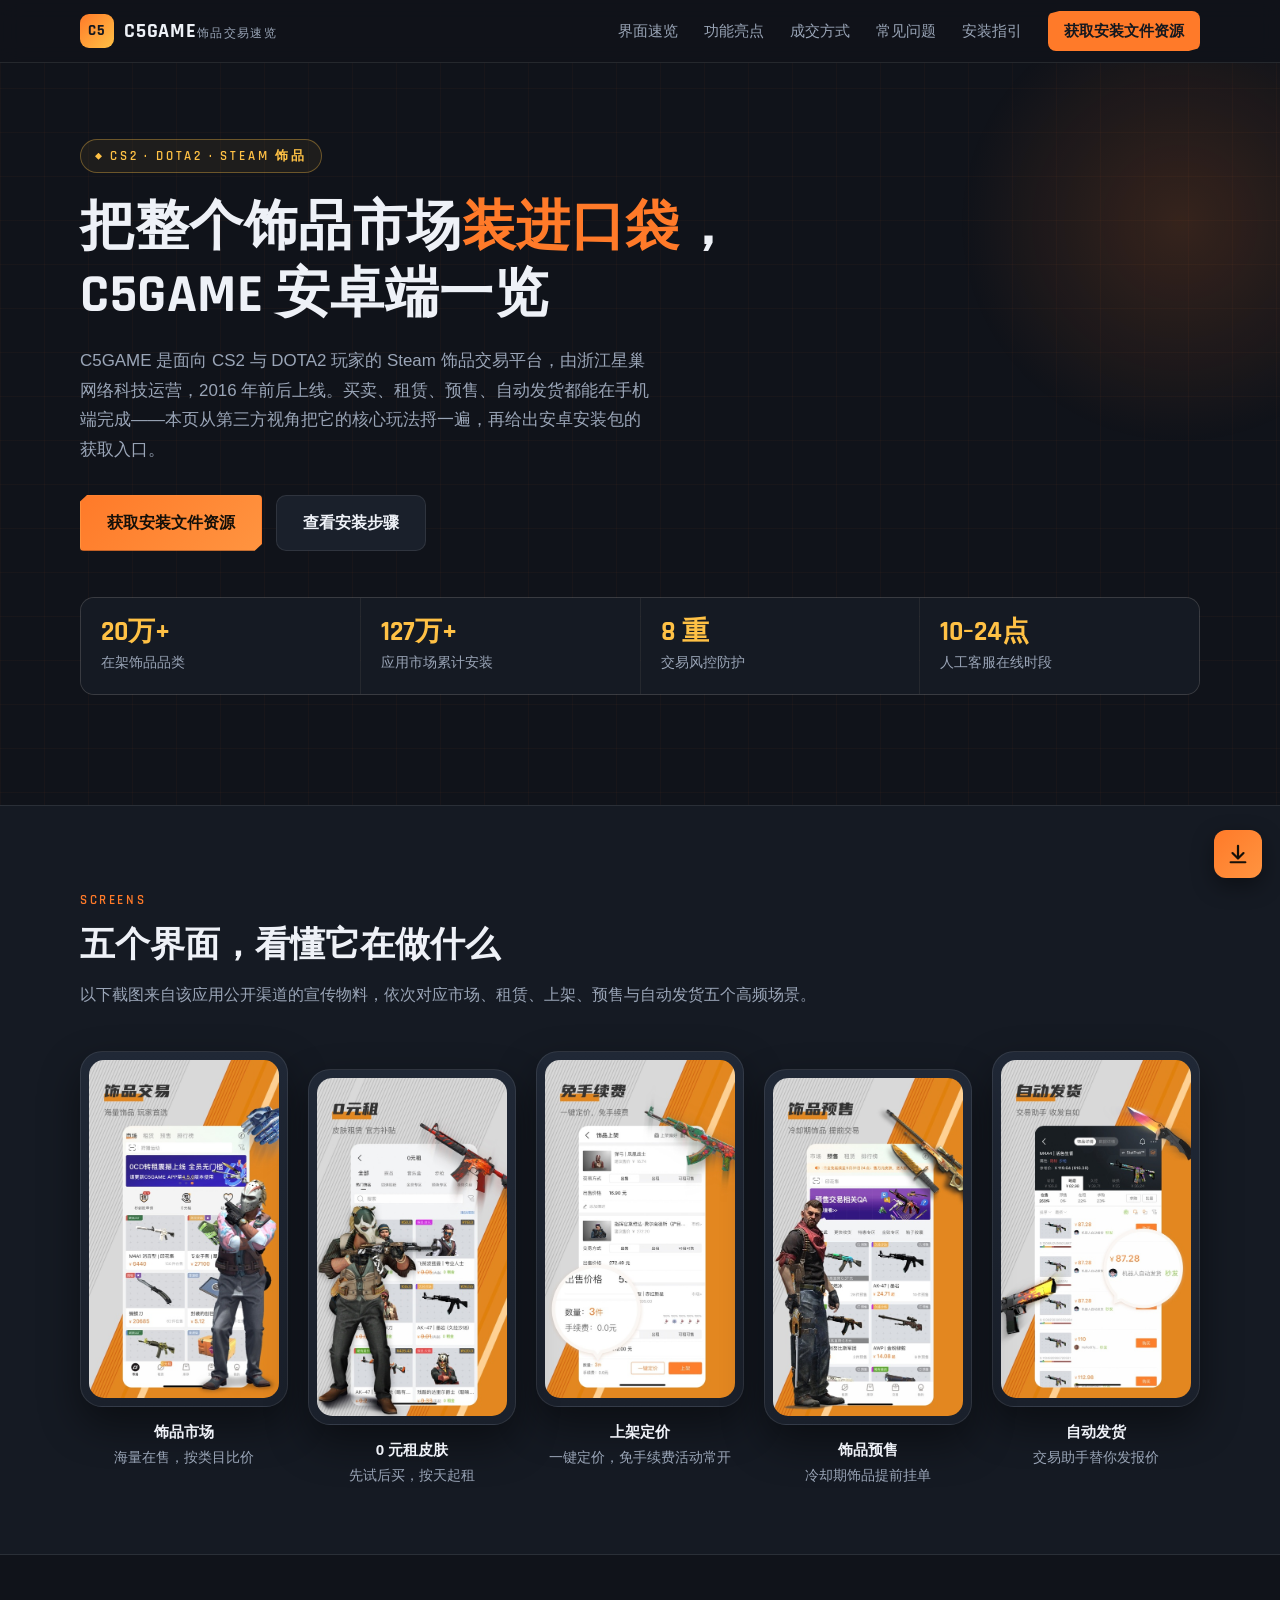
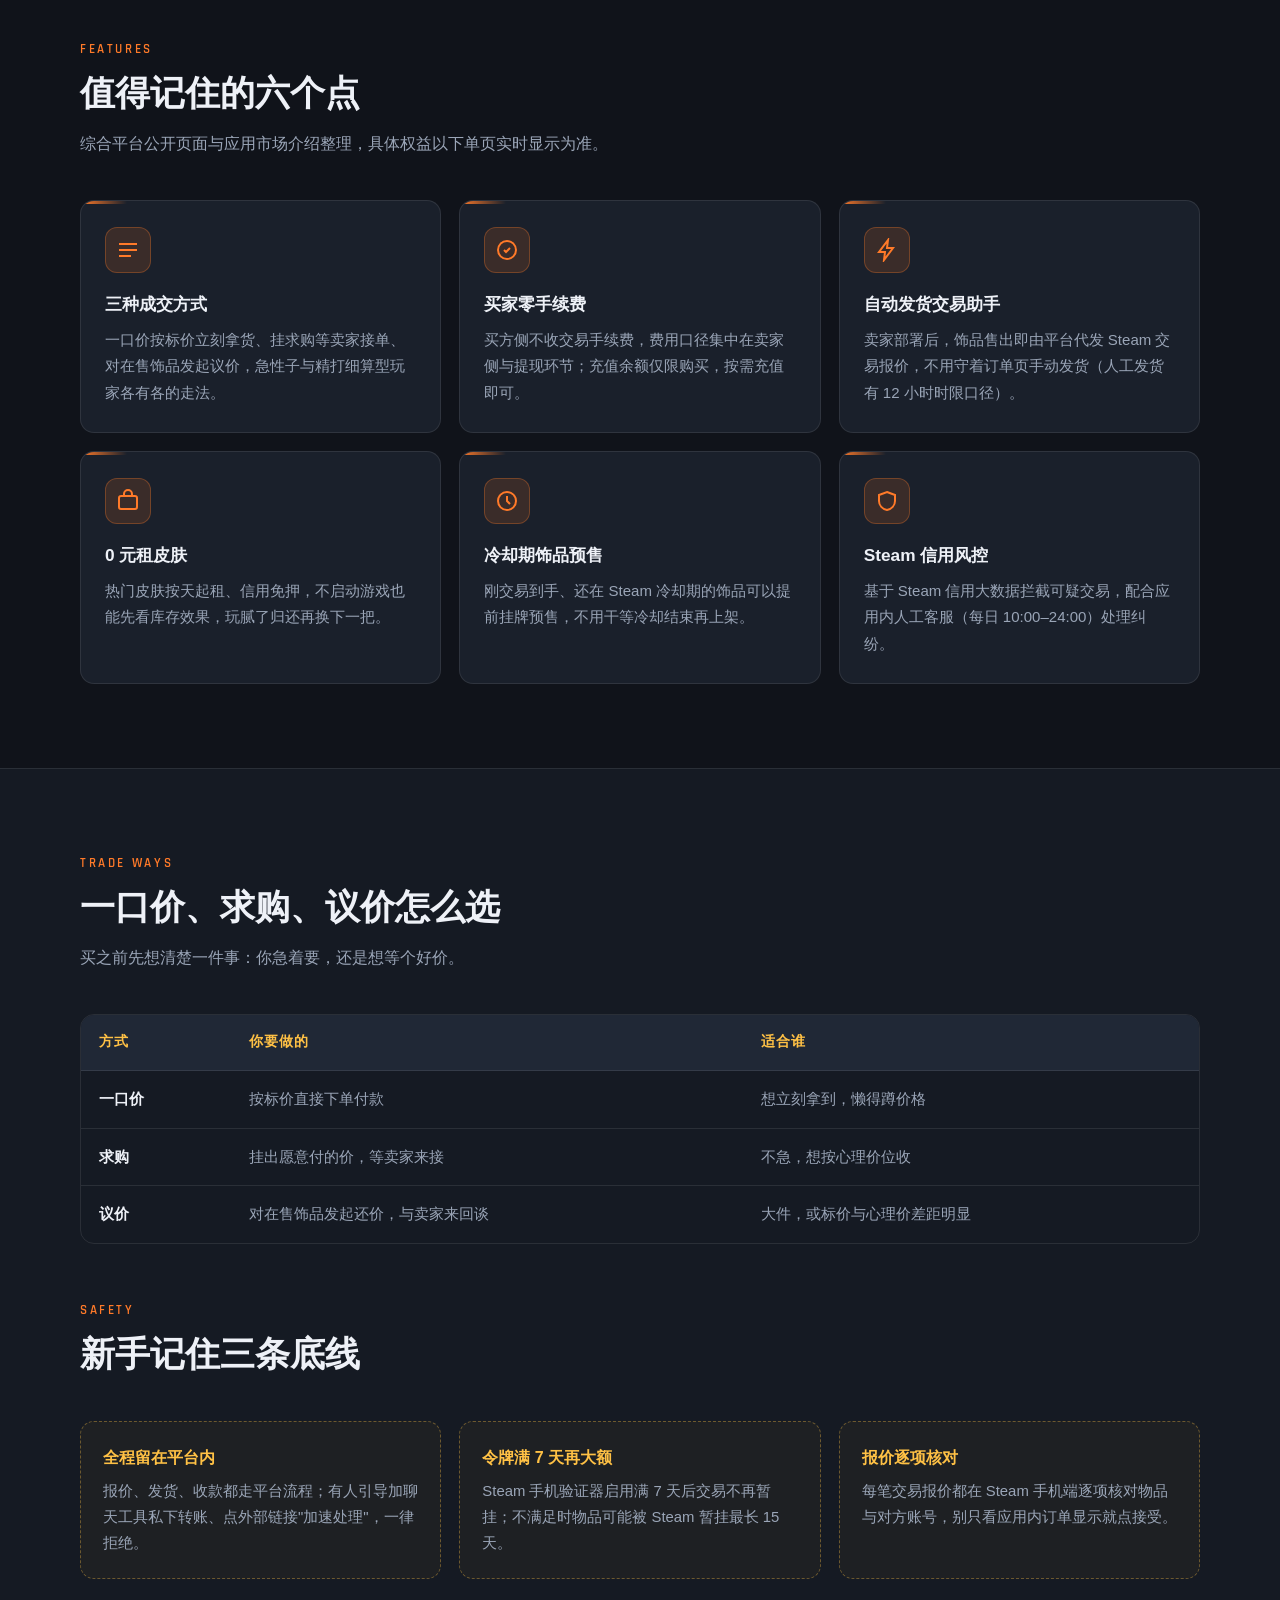
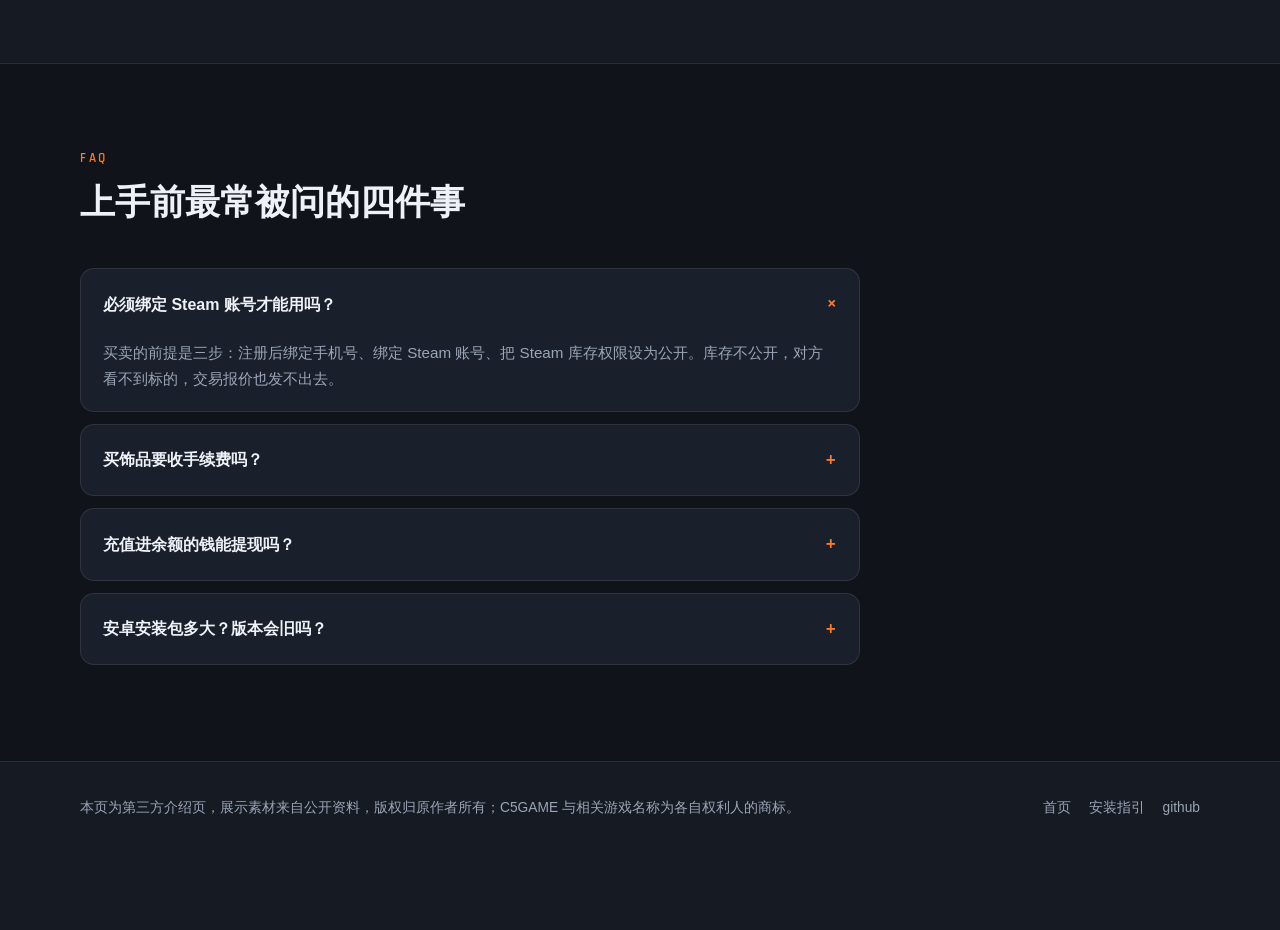
<file: index.html>
<!DOCTYPE html>
<html lang="zh-CN">
<head>
<meta charset="UTF-8">
<meta name="viewport" content="width=device-width, initial-scale=1.0">
<title>C5GAME 安卓端速览：CS2 / DOTA2 饰品市场、0 元租与自动发货</title>
<meta name="description" content="从第三方视角看 C5GAME：一口价、求购、议价三种成交方式，0 元租、饰品预售、自动发货交易助手怎么用，以及安卓安装包的获取入口与新手安全要点。">
<meta name="keywords" content="c5game,CS2饰品交易,DOTA2皮肤,0元租,自动发货">
<link rel="icon" href="data:image/svg+xml,%3Csvg xmlns='http://www.w3.org/2000/svg' viewBox='0 0 64 64'%3E%3Crect width='64' height='64' rx='14' fill='%23ff7a29'/%3E%3Ctext x='32' y='43' font-family='Arial,sans-serif' font-size='28' font-weight='700' fill='%2314181f' text-anchor='middle'%3EC5%3C/text%3E%3C/svg%3E">
<link rel="preconnect" href="https://fonts.googleapis.com">
<link rel="preconnect" href="https://fonts.gstatic.com" crossorigin>
<link href="https://fonts.googleapis.com/css2?family=Rajdhani:wght@500;600;700&display=swap" rel="stylesheet">
<link rel="stylesheet" href="assets/css/style.css">
</head>
<body>

<header class="topbar">
  <div class="wrap topbar-in">
    <a class="brand" href="index.html">
      <span class="brand-mark">C5</span>
      <span>C5GAME<small>饰品交易速览</small></span>
    </a>
    <button class="nav-toggle" id="navToggle" aria-label="展开导航" aria-expanded="false"><span></span></button>
    <nav class="nav" id="siteNav">
      <a href="#shots">界面速览</a>
      <a href="#features">功能亮点</a>
      <a href="#ways">成交方式</a>
      <a href="#faq">常见问题</a>
      <a href="download.html">安装指引</a>
      <a class="nav-cta" data-link="download" href="#">获取安装文件资源</a>
    </nav>
  </div>
</header>

<main>

<!-- 英雄区 -->
<section class="hero">
  <div class="wrap">
    <span class="hero-kicker">CS2 · DOTA2 · Steam 饰品</span>
    <h1>把整个饰品市场<em>装进口袋</em>，<br>C5GAME 安卓端一览</h1>
    <p class="lead">C5GAME 是面向 CS2 与 DOTA2 玩家的 Steam 饰品交易平台，由浙江星巢网络科技运营，2016 年前后上线。买卖、租赁、预售、自动发货都能在手机端完成——本页从第三方视角把它的核心玩法捋一遍，再给出安卓安装包的获取入口。</p>
    <div class="hero-cta">
      <a class="btn btn-primary" data-link="download" href="#">获取安装文件资源</a>
      <a class="btn btn-ghost" href="download.html">查看安装步骤</a>
    </div>
    <div class="hero-stats">
      <div class="stat"><b>20万+</b><span>在架饰品品类</span></div>
      <div class="stat"><b>127万+</b><span>应用市场累计安装</span></div>
      <div class="stat"><b>8 重</b><span>交易风控防护</span></div>
      <div class="stat"><b>10–24点</b><span>人工客服在线时段</span></div>
    </div>
  </div>
</section>

<!-- 界面速览 -->
<section class="section section-alt" id="shots">
  <div class="wrap">
    <div class="sec-head reveal">
      <div class="sec-kicker">Screens</div>
      <h2>五个界面，看懂它在做什么</h2>
      <p>以下截图来自该应用公开渠道的宣传物料，依次对应市场、租赁、上架、预售与自动发货五个高频场景。</p>
    </div>
    <div class="shots">
      <figure class="shot reveal">
        <div class="shot-frame"><img src="assets/img/shot-market.jpg" alt="C5GAME 饰品市场界面，按分类浏览 CS2 饰品" loading="lazy" width="480" height="853"></div>
        <figcaption><b>饰品市场</b>海量在售，按类目比价</figcaption>
      </figure>
      <figure class="shot reveal">
        <div class="shot-frame"><img src="assets/img/shot-rent.jpg" alt="C5GAME 0 元租皮肤租赁界面" loading="lazy" width="480" height="853"></div>
        <figcaption><b>0 元租皮肤</b>先试后买，按天起租</figcaption>
      </figure>
      <figure class="shot reveal">
        <div class="shot-frame"><img src="assets/img/shot-listing.jpg" alt="C5GAME 饰品上架与一键定价界面" loading="lazy" width="480" height="853"></div>
        <figcaption><b>上架定价</b>一键定价，免手续费活动常开</figcaption>
      </figure>
      <figure class="shot reveal">
        <div class="shot-frame"><img src="assets/img/shot-presale.jpg" alt="C5GAME 饰品预售界面，冷却期饰品提前交易" loading="lazy" width="480" height="853"></div>
        <figcaption><b>饰品预售</b>冷却期饰品提前挂单</figcaption>
      </figure>
      <figure class="shot reveal">
        <div class="shot-frame"><img src="assets/img/shot-autodeliver.jpg" alt="C5GAME 自动发货交易助手界面" loading="lazy" width="480" height="853"></div>
        <figcaption><b>自动发货</b>交易助手替你发报价</figcaption>
      </figure>
    </div>
  </div>
</section>

<!-- 功能亮点 -->
<section class="section" id="features">
  <div class="wrap">
    <div class="sec-head reveal">
      <div class="sec-kicker">Features</div>
      <h2>值得记住的六个点</h2>
      <p>综合平台公开页面与应用市场介绍整理，具体权益以下单页实时显示为准。</p>
    </div>
    <div class="grid-3">
      <div class="card reveal">
        <div class="card-ico"><svg width="24" height="24" viewBox="0 0 24 24" fill="none" stroke="#ff7a29" stroke-width="2"><path d="M3 6h18M3 12h18M3 18h12"/></svg></div>
        <h3>三种成交方式</h3>
        <p>一口价按标价立刻拿货、挂求购等卖家接单、对在售饰品发起议价，急性子与精打细算型玩家各有各的走法。</p>
      </div>
      <div class="card reveal">
        <div class="card-ico"><svg width="24" height="24" viewBox="0 0 24 24" fill="none" stroke="#ff7a29" stroke-width="2"><circle cx="12" cy="12" r="9"/><path d="M9 12l2 2 4-4"/></svg></div>
        <h3>买家零手续费</h3>
        <p>买方侧不收交易手续费，费用口径集中在卖家侧与提现环节；充值余额仅限购买，按需充值即可。</p>
      </div>
      <div class="card reveal">
        <div class="card-ico"><svg width="24" height="24" viewBox="0 0 24 24" fill="none" stroke="#ff7a29" stroke-width="2"><path d="M13 2L4 14h6l-1 8 9-12h-6l1-8z"/></svg></div>
        <h3>自动发货交易助手</h3>
        <p>卖家部署后，饰品售出即由平台代发 Steam 交易报价，不用守着订单页手动发货（人工发货有 12 小时时限口径）。</p>
      </div>
      <div class="card reveal">
        <div class="card-ico"><svg width="24" height="24" viewBox="0 0 24 24" fill="none" stroke="#ff7a29" stroke-width="2"><rect x="3" y="7" width="18" height="13" rx="2"/><path d="M8 7V5a4 4 0 018 0v2"/></svg></div>
        <h3>0 元租皮肤</h3>
        <p>热门皮肤按天起租、信用免押，不启动游戏也能先看库存效果，玩腻了归还再换下一把。</p>
      </div>
      <div class="card reveal">
        <div class="card-ico"><svg width="24" height="24" viewBox="0 0 24 24" fill="none" stroke="#ff7a29" stroke-width="2"><circle cx="12" cy="12" r="9"/><path d="M12 7v5l3 3"/></svg></div>
        <h3>冷却期饰品预售</h3>
        <p>刚交易到手、还在 Steam 冷却期的饰品可以提前挂牌预售，不用干等冷却结束再上架。</p>
      </div>
      <div class="card reveal">
        <div class="card-ico"><svg width="24" height="24" viewBox="0 0 24 24" fill="none" stroke="#ff7a29" stroke-width="2"><path d="M12 3l8 3v6c0 4.5-3.4 7.9-8 9-4.6-1.1-8-4.5-8-9V6l8-3z"/></svg></div>
        <h3>Steam 信用风控</h3>
        <p>基于 Steam 信用大数据拦截可疑交易，配合应用内人工客服（每日 10:00–24:00）处理纠纷。</p>
      </div>
    </div>
  </div>
</section>

<!-- 成交方式 -->
<section class="section section-alt" id="ways">
  <div class="wrap">
    <div class="sec-head reveal">
      <div class="sec-kicker">Trade Ways</div>
      <h2>一口价、求购、议价怎么选</h2>
      <p>买之前先想清楚一件事：你急着要，还是想等个好价。</p>
    </div>
    <div class="ways reveal">
      <table>
        <thead>
          <tr><th>方式</th><th>你要做的</th><th>适合谁</th></tr>
        </thead>
        <tbody>
          <tr><td>一口价</td><td>按标价直接下单付款</td><td>想立刻拿到，懒得蹲价格</td></tr>
          <tr><td>求购</td><td>挂出愿意付的价，等卖家来接</td><td>不急，想按心理价位收</td></tr>
          <tr><td>议价</td><td>对在售饰品发起还价，与卖家来回谈</td><td>大件，或标价与心理价差距明显</td></tr>
        </tbody>
      </table>
    </div>
    <div class="sec-head reveal" style="margin-top:56px;">
      <div class="sec-kicker">Safety</div>
      <h2>新手记住三条底线</h2>
    </div>
    <div class="safety">
      <div class="safety-item reveal"><b>全程留在平台内</b><p>报价、发货、收款都走平台流程；有人引导加聊天工具私下转账、点外部链接"加速处理"，一律拒绝。</p></div>
      <div class="safety-item reveal"><b>令牌满 7 天再大额</b><p>Steam 手机验证器启用满 7 天后交易不再暂挂；不满足时物品可能被 Steam 暂挂最长 15 天。</p></div>
      <div class="safety-item reveal"><b>报价逐项核对</b><p>每笔交易报价都在 Steam 手机端逐项核对物品与对方账号，别只看应用内订单显示就点接受。</p></div>
    </div>
  </div>
</section>

<!-- FAQ -->
<section class="section" id="faq">
  <div class="wrap">
    <div class="sec-head reveal">
      <div class="sec-kicker">FAQ</div>
      <h2>上手前最常被问的四件事</h2>
    </div>
    <div class="faq">
      <details class="faq-item" open>
        <summary>必须绑定 Steam 账号才能用吗？</summary>
        <div class="faq-body">买卖的前提是三步：注册后绑定手机号、绑定 Steam 账号、把 Steam 库存权限设为公开。库存不公开，对方看不到标的，交易报价也发不出去。</div>
      </details>
      <details class="faq-item">
        <summary>买饰品要收手续费吗？</summary>
        <div class="faq-body">买方侧零手续费，各来源口径一致；费用主要落在卖家侧交易手续费与提现环节，费率随活动调整过，以下单页与提现页的实时显示为准。</div>
      </details>
      <details class="faq-item">
        <summary>充值进余额的钱能提现吗？</summary>
        <div class="faq-body">不能。充值金额只能用于购买，可申请原路退款；能提现的只有出售饰品的所得，且收款账户实名信息需与账号实名一致。</div>
      </details>
      <details class="faq-item">
        <summary>安卓安装包多大？版本会旧吗？</summary>
        <div class="faq-body">本页配套资源为 4.13.0 版、约 102 MB。平台更新频繁，旧版登录后一般会提示升级，按提示在应用内更新即可。</div>
      </details>
    </div>
  </div>
</section>

</main>

<footer>
  <div class="wrap foot-in">
    <div>本页为第三方介绍页，展示素材来自公开资料，版权归原作者所有；C5GAME 与相关游戏名称为各自权利人的商标。</div>
    <div class="foot-links">
      <a href="index.html">首页</a>
      <a href="download.html">安装指引</a>
      <a href="https://github.com/alipymanbu/c5game.gltd.quest" target="_blank" rel="noopener">github</a>
    </div>
  </div>
</footer>

<div class="float-btns">
  <button class="fbtn" id="backTop" aria-label="返回顶部">↑</button>
  <a class="fbtn fbtn-dl" data-link="download" href="#" aria-label="获取安装文件资源" title="获取安装文件资源">
    <svg viewBox="0 0 24 24" fill="none" stroke="currentColor" stroke-width="2.4" stroke-linecap="round" stroke-linejoin="round"><path d="M12 3v12"/><path d="M6 11l6 6 6-6"/><path d="M4 21h16"/></svg>
  </a>
</div>

<script src="assets/js/links.js"></script>
<script src="assets/js/main.js"></script>
</body>
</html>
</file>
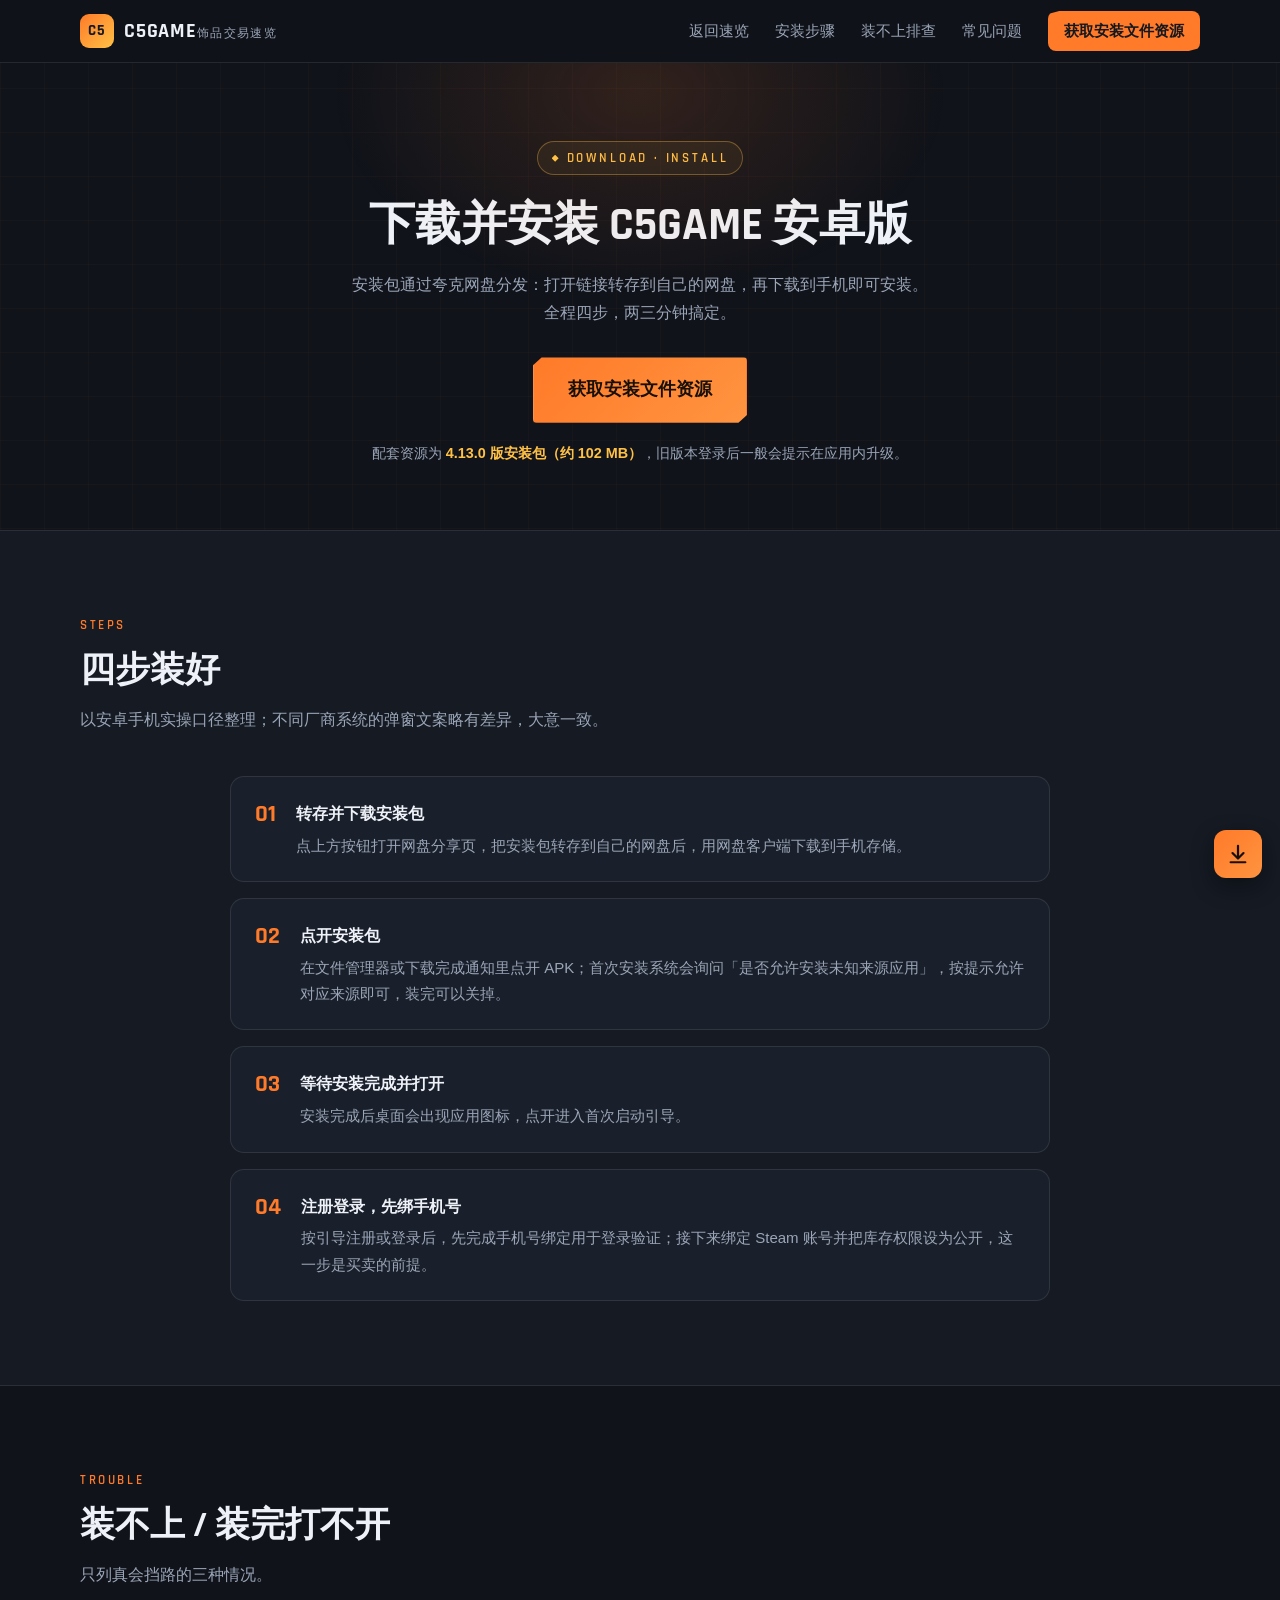
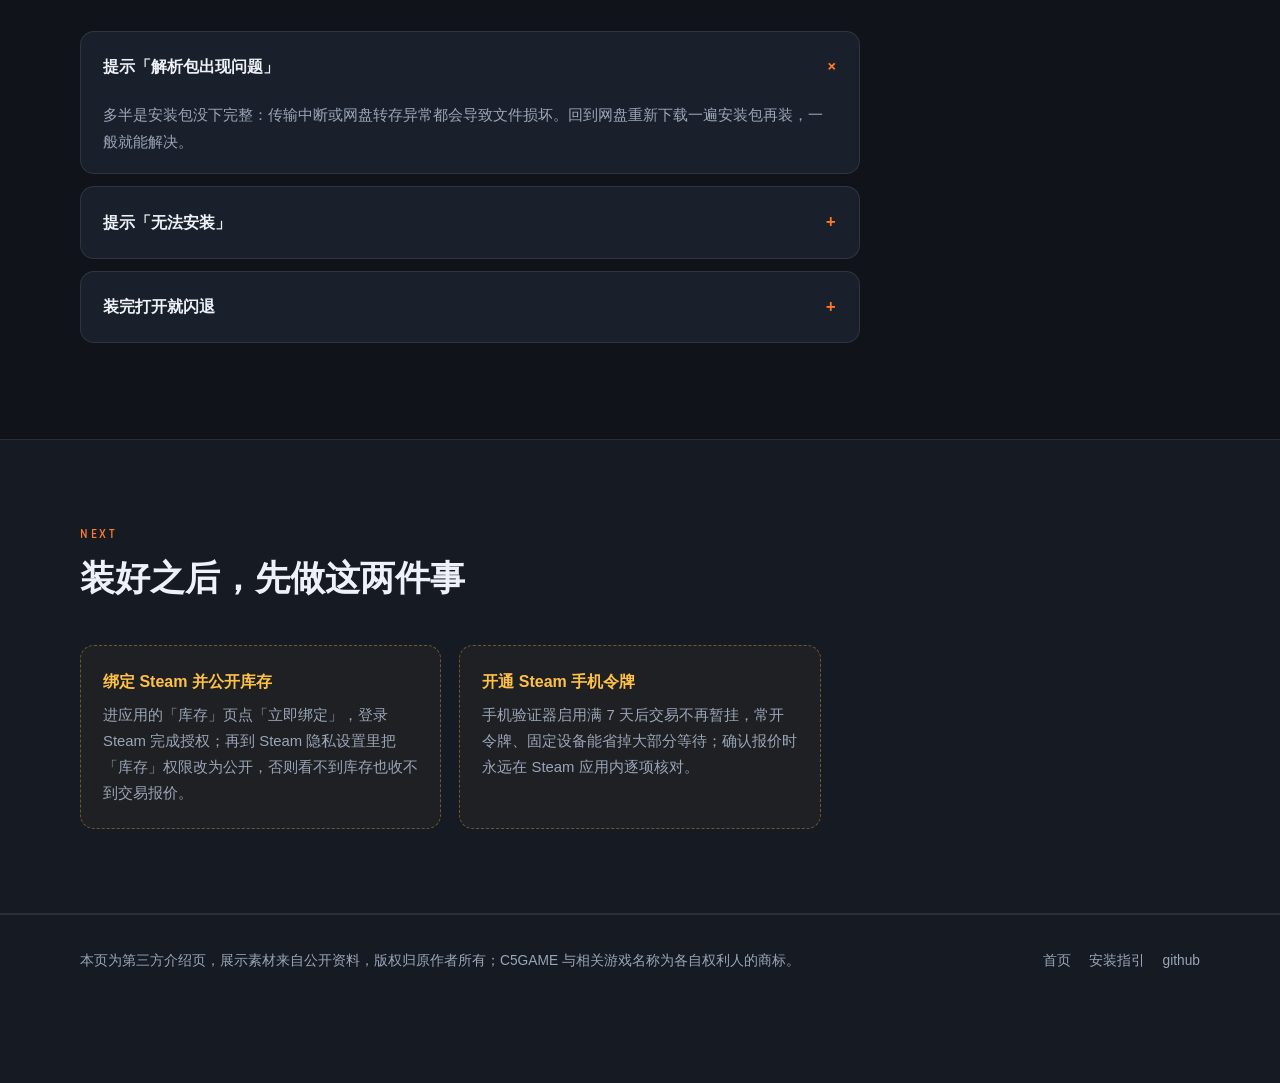
<file: download.html>
<!DOCTYPE html>
<html lang="zh-CN">
<head>
<meta charset="UTF-8">
<meta name="viewport" content="width=device-width, initial-scale=1.0">
<title>C5GAME 安卓版下载与安装步骤：从网盘转存到打开 App</title>
<meta name="description" content="C5GAME 安卓端的安装指引：安装包从哪里取、未知来源授权怎么点、首次登录先做什么，装不上或打不开时的三条排查思路，以及装好后的 Steam 绑定提醒。">
<meta name="keywords" content="c5game下载,c5game安装,CS2饰品App安装教程">
<link rel="icon" href="data:image/svg+xml,%3Csvg xmlns='http://www.w3.org/2000/svg' viewBox='0 0 64 64'%3E%3Crect width='64' height='64' rx='14' fill='%23ff7a29'/%3E%3Ctext x='32' y='43' font-family='Arial,sans-serif' font-size='28' font-weight='700' fill='%2314181f' text-anchor='middle'%3EC5%3C/text%3E%3C/svg%3E">
<link rel="preconnect" href="https://fonts.googleapis.com">
<link rel="preconnect" href="https://fonts.gstatic.com" crossorigin>
<link href="https://fonts.googleapis.com/css2?family=Rajdhani:wght@500;600;700&display=swap" rel="stylesheet">
<link rel="stylesheet" href="assets/css/style.css">
</head>
<body>

<header class="topbar">
  <div class="wrap topbar-in">
    <a class="brand" href="index.html">
      <span class="brand-mark">C5</span>
      <span>C5GAME<small>饰品交易速览</small></span>
    </a>
    <button class="nav-toggle" id="navToggle" aria-label="展开导航" aria-expanded="false"><span></span></button>
    <nav class="nav" id="siteNav">
      <a href="index.html">返回速览</a>
      <a href="#steps">安装步骤</a>
      <a href="#trouble">装不上排查</a>
      <a href="#faq">常见问题</a>
      <a class="nav-cta" data-link="download" href="#">获取安装文件资源</a>
    </nav>
  </div>
</header>

<main>

<!-- 首屏下载入口 -->
<section class="dl-hero">
  <div class="wrap">
    <span class="hero-kicker">Download · Install</span>
    <h1>下载并安装 C5GAME 安卓版</h1>
    <p class="lead">安装包通过夸克网盘分发：打开链接转存到自己的网盘，再下载到手机即可安装。全程四步，两三分钟搞定。</p>
    <div class="hero-cta">
      <a class="btn btn-primary btn-lg" data-link="download" href="#">获取安装文件资源</a>
    </div>
    <p class="dl-note">配套资源为 <b>4.13.0 版安装包（约 102 MB）</b>，旧版本登录后一般会提示在应用内升级。</p>
  </div>
</section>

<!-- 安装步骤 -->
<section class="section section-alt" id="steps">
  <div class="wrap">
    <div class="sec-head reveal">
      <div class="sec-kicker">Steps</div>
      <h2>四步装好</h2>
      <p>以安卓手机实操口径整理；不同厂商系统的弹窗文案略有差异，大意一致。</p>
    </div>
    <div class="steps">
      <div class="step reveal">
        <div><b>转存并下载安装包</b><p>点上方按钮打开网盘分享页，把安装包转存到自己的网盘后，用网盘客户端下载到手机存储。</p></div>
      </div>
      <div class="step reveal">
        <div><b>点开安装包</b><p>在文件管理器或下载完成通知里点开 APK；首次安装系统会询问「是否允许安装未知来源应用」，按提示允许对应来源即可，装完可以关掉。</p></div>
      </div>
      <div class="step reveal">
        <div><b>等待安装完成并打开</b><p>安装完成后桌面会出现应用图标，点开进入首次启动引导。</p></div>
      </div>
      <div class="step reveal">
        <div><b>注册登录，先绑手机号</b><p>按引导注册或登录后，先完成手机号绑定用于登录验证；接下来绑定 Steam 账号并把库存权限设为公开，这一步是买卖的前提。</p></div>
      </div>
    </div>
  </div>
</section>

<!-- 装不上排查 -->
<section class="section" id="trouble">
  <div class="wrap">
    <div class="sec-head reveal">
      <div class="sec-kicker">Trouble</div>
      <h2>装不上 / 装完打不开</h2>
      <p>只列真会挡路的三种情况。</p>
    </div>
    <div class="faq">
      <details class="faq-item" open>
        <summary>提示「解析包出现问题」</summary>
        <div class="faq-body">多半是安装包没下完整：传输中断或网盘转存异常都会导致文件损坏。回到网盘重新下载一遍安装包再装，一般就能解决。</div>
      </details>
      <details class="faq-item">
        <summary>提示「无法安装」</summary>
        <div class="faq-body">先看剩余存储空间，清出至少 2 GB 再试；系统版本过旧的设备也可能装不上，只能换设备。另外如果手机里已有别的渠道装的同名应用且签名不同，先卸载旧版再装（卸载前确认没有在途订单）。</div>
      </details>
      <details class="faq-item">
        <summary>装完打开就闪退</summary>
        <div class="faq-body">关掉后台应用释放内存后重试；仍然闪退多半是系统兼容问题，把现象反馈给应用内人工客服（每日 10:00–24:00 在线）处理。</div>
      </details>
    </div>
  </div>
</section>

<!-- 装好之后 -->
<section class="section section-alt" id="faq">
  <div class="wrap">
    <div class="sec-head reveal">
      <div class="sec-kicker">Next</div>
      <h2>装好之后，先做这两件事</h2>
    </div>
    <div class="safety">
      <div class="safety-item reveal"><b>绑定 Steam 并公开库存</b><p>进应用的「库存」页点「立即绑定」，登录 Steam 完成授权；再到 Steam 隐私设置里把「库存」权限改为公开，否则看不到库存也收不到交易报价。</p></div>
      <div class="safety-item reveal"><b>开通 Steam 手机令牌</b><p>手机验证器启用满 7 天后交易不再暂挂，常开令牌、固定设备能省掉大部分等待；确认报价时永远在 Steam 应用内逐项核对。</p></div>
    </div>
  </div>
</section>

</main>

<footer>
  <div class="wrap foot-in">
    <div>本页为第三方介绍页，展示素材来自公开资料，版权归原作者所有；C5GAME 与相关游戏名称为各自权利人的商标。</div>
    <div class="foot-links">
      <a href="index.html">首页</a>
      <a href="download.html">安装指引</a>
      <a href="https://github.com/alipymanbu/c5game.gltd.quest" target="_blank" rel="noopener">github</a>
    </div>
  </div>
</footer>

<div class="float-btns">
  <button class="fbtn" id="backTop" aria-label="返回顶部">↑</button>
  <a class="fbtn fbtn-dl" data-link="download" href="#" aria-label="获取安装文件资源" title="获取安装文件资源">
    <svg viewBox="0 0 24 24" fill="none" stroke="currentColor" stroke-width="2.4" stroke-linecap="round" stroke-linejoin="round"><path d="M12 3v12"/><path d="M6 11l6 6 6-6"/><path d="M4 21h16"/></svg>
  </a>
</div>

<script src="assets/js/links.js"></script>
<script src="assets/js/main.js"></script>
</body>
</html>
</file>
<file: assets/css/style.css>
/* =========================================================
   C5GAME 速览站 · 深色电竞集市风（石墨底 × 信号橙）
   ========================================================= */
:root {
  --bg: #10131a;
  --bg-soft: #151a23;
  --panel: #1a202b;
  --panel-2: #202836;
  --line: rgba(255, 255, 255, 0.09);
  --accent: #ff7a29;
  --accent-2: #ffc145;
  --accent-dim: rgba(255, 122, 41, 0.14);
  --text: #eef1f7;
  --muted: #9aa5b7;
  --radius: 14px;
  --font-display: "Rajdhani", "PingFang SC", "Microsoft YaHei", "Noto Sans SC", sans-serif;
  --font-body: "PingFang SC", "Microsoft YaHei", "Noto Sans SC", "Helvetica Neue", Arial, sans-serif;
}

* { margin: 0; padding: 0; box-sizing: border-box; }

html { scroll-behavior: smooth; }
@media (prefers-reduced-motion: reduce) {
  html { scroll-behavior: auto; }
  .reveal { transition: none !important; opacity: 1 !important; transform: none !important; }
}

body {
  background: var(--bg);
  color: var(--text);
  font-family: var(--font-body);
  line-height: 1.75;
  overflow-x: hidden;
}

/* 全局战术网格底纹 */
body::before {
  content: "";
  position: fixed;
  inset: 0;
  background:
    linear-gradient(rgba(255, 122, 41, 0.035) 1px, transparent 1px),
    linear-gradient(90deg, rgba(255, 122, 41, 0.035) 1px, transparent 1px);
  background-size: 44px 44px;
  pointer-events: none;
  z-index: 0;
}

main { position: relative; z-index: 1; }

img { max-width: 100%; height: auto; display: block; }
a { color: var(--accent-2); text-decoration: none; }

.wrap { width: min(1120px, 92%); margin: 0 auto; }

/* ---------- 顶栏 ---------- */
.topbar {
  position: sticky;
  top: 0;
  z-index: 50;
  background: rgba(16, 19, 26, 0.88);
  backdrop-filter: blur(10px);
  border-bottom: 1px solid var(--line);
}
.topbar-in {
  display: flex;
  align-items: center;
  justify-content: space-between;
  height: 62px;
}
.brand {
  display: flex;
  align-items: center;
  gap: 10px;
  font-family: var(--font-display);
  font-weight: 700;
  font-size: 1.25rem;
  letter-spacing: 0.04em;
  color: var(--text);
}
.brand-mark {
  width: 34px;
  height: 34px;
  border-radius: 9px;
  background: linear-gradient(135deg, var(--accent), var(--accent-2));
  color: #14181f;
  display: grid;
  place-items: center;
  font-size: 0.95rem;
  font-weight: 700;
  clip-path: polygon(12% 0, 100% 0, 100% 88%, 88% 100%, 0 100%, 0 12%);
}
.brand small { color: var(--muted); font-size: 0.72rem; font-weight: 500; letter-spacing: 0.12em; }

.nav { display: flex; align-items: center; gap: 26px; }
.nav a { color: var(--muted); font-size: 0.95rem; transition: color 0.2s; }
.nav a:hover { color: var(--accent-2); }
.nav a.nav-cta {
  color: #14181f;
  background: var(--accent);
  padding: 7px 16px;
  border-radius: 8px;
  font-weight: 600;
  clip-path: polygon(8% 0, 100% 0, 100% 92%, 92% 100%, 0 100%, 0 8%);
}

.nav-toggle {
  display: none;
  width: 42px;
  height: 42px;
  border: 1px solid var(--line);
  border-radius: 10px;
  background: var(--panel);
  cursor: pointer;
  position: relative;
}
.nav-toggle span,
.nav-toggle span::before,
.nav-toggle span::after {
  content: "";
  position: absolute;
  left: 10px;
  right: 10px;
  height: 2px;
  background: var(--text);
  border-radius: 2px;
  transition: transform 0.25s, opacity 0.25s, top 0.25s;
}
.nav-toggle span { top: 20px; }
.nav-toggle span::before { top: -7px; left: 0; right: 0; }
.nav-toggle span::after { top: 7px; left: 0; right: 0; }
.nav-toggle.open span { background: transparent; }
.nav-toggle.open span::before { transform: translateY(7px) rotate(45deg); }
.nav-toggle.open span::after { transform: translateY(-7px) rotate(-45deg); }

/* ---------- 英雄区 ---------- */
.hero { padding: 76px 0 110px; position: relative; overflow: hidden; }
.hero::after {
  content: "";
  position: absolute;
  right: -140px;
  top: -80px;
  width: 480px;
  height: 480px;
  background: radial-gradient(circle, rgba(255, 122, 41, 0.16), transparent 65%);
  pointer-events: none;
}
.hero-kicker {
  display: inline-flex;
  align-items: center;
  gap: 8px;
  font-family: var(--font-display);
  font-weight: 600;
  letter-spacing: 0.22em;
  font-size: 0.8rem;
  color: var(--accent-2);
  text-transform: uppercase;
  border: 1px solid rgba(255, 193, 69, 0.35);
  padding: 5px 14px;
  border-radius: 999px;
  margin-bottom: 22px;
  background: rgba(255, 193, 69, 0.06);
}
.hero-kicker::before {
  content: "";
  width: 7px; height: 7px;
  background: var(--accent-2);
  clip-path: polygon(50% 0, 100% 50%, 50% 100%, 0 50%);
}
.hero h1 {
  font-family: var(--font-display);
  font-size: clamp(2rem, 4.6vw, 3.4rem);
  font-weight: 700;
  line-height: 1.22;
  letter-spacing: 0.01em;
  max-width: 21em;
}
.hero h1 em {
  font-style: normal;
  color: var(--accent);
  position: relative;
}
.hero p.lead {
  margin-top: 18px;
  max-width: 34em;
  color: var(--muted);
  font-size: 1.06rem;
}
.hero-cta { margin-top: 30px; display: flex; flex-wrap: wrap; gap: 14px; }

.btn {
  display: inline-flex;
  align-items: center;
  gap: 9px;
  font-weight: 600;
  font-size: 1rem;
  padding: 13px 26px;
  border-radius: 10px;
  cursor: pointer;
  border: 1px solid transparent;
  transition: transform 0.15s, box-shadow 0.15s, background 0.15s;
}
.btn:active { transform: translateY(1px); }
.btn-primary {
  background: linear-gradient(135deg, var(--accent), #ff9440);
  color: #161009;
  box-shadow: 0 8px 26px rgba(255, 122, 41, 0.32);
  clip-path: polygon(4% 0, 100% 0, 100% 88%, 96% 100%, 0 100%, 0 12%);
  border-radius: 4px;
}
.btn-primary:hover { box-shadow: 0 10px 32px rgba(255, 122, 41, 0.45); }
.btn-ghost {
  border-color: var(--line);
  color: var(--text);
  background: var(--panel);
}
.btn-ghost:hover { border-color: rgba(255, 193, 69, 0.4); color: var(--accent-2); }
.btn-lg { font-size: 1.12rem; padding: 16px 34px; }

.hero-stats {
  margin-top: 46px;
  display: grid;
  grid-template-columns: repeat(4, 1fr);
  gap: 1px;
  background: var(--line);
  border: 1px solid var(--line);
  border-radius: var(--radius);
  overflow: hidden;
}
.stat {
  background: var(--bg-soft);
  padding: 18px 20px;
}
.stat b {
  display: block;
  font-family: var(--font-display);
  font-size: 1.7rem;
  font-weight: 700;
  color: var(--accent-2);
  line-height: 1.2;
}
.stat span { font-size: 0.85rem; color: var(--muted); }

/* ---------- 分节 ---------- */
.section { padding: 84px 0; }
.section-alt { background: var(--bg-soft); border-top: 1px solid var(--line); border-bottom: 1px solid var(--line); }
.sec-head { margin-bottom: 42px; max-width: 46em; }
.sec-kicker {
  font-family: var(--font-display);
  font-weight: 600;
  letter-spacing: 0.2em;
  text-transform: uppercase;
  color: var(--accent);
  font-size: 0.82rem;
  margin-bottom: 10px;
}
.sec-head h2 {
  font-family: var(--font-display);
  font-size: clamp(1.5rem, 3vw, 2.2rem);
  font-weight: 700;
  line-height: 1.3;
}
.sec-head p { margin-top: 12px; color: var(--muted); }

/* 渐显 */
.reveal { opacity: 0; transform: translateY(22px); transition: opacity 0.6s ease, transform 0.6s ease; }
.reveal.in { opacity: 1; transform: none; }

/* ---------- 截图墙 ---------- */
.shots {
  display: grid;
  grid-template-columns: repeat(5, 1fr);
  gap: 20px;
  align-items: end;
}
.shot { text-align: center; }
.shot:nth-child(even) { transform: translateY(18px); }
.shot-frame {
  border-radius: 22px;
  border: 1px solid var(--line);
  background: linear-gradient(180deg, var(--panel-2), var(--panel));
  padding: 8px;
  box-shadow: 0 18px 40px rgba(0, 0, 0, 0.45);
  overflow: hidden;
}
.shot-frame img { border-radius: 15px; width: 100%; }
.shot figcaption { margin-top: 12px; font-size: 0.88rem; color: var(--muted); }
.shot figcaption b { color: var(--text); font-weight: 600; display: block; font-size: 0.95rem; }

/* ---------- 功能卡片 ---------- */
.grid-3 { display: grid; grid-template-columns: repeat(3, 1fr); gap: 18px; }
.card {
  background: var(--panel);
  border: 1px solid var(--line);
  border-radius: var(--radius);
  padding: 26px 24px;
  position: relative;
  overflow: hidden;
  transition: border-color 0.2s, transform 0.2s;
}
.card:hover { border-color: rgba(255, 122, 41, 0.45); transform: translateY(-3px); }
.card::before {
  content: "";
  position: absolute;
  top: 0; left: 0;
  width: 46px; height: 3px;
  background: linear-gradient(90deg, var(--accent), transparent);
}
.card-ico {
  width: 46px; height: 46px;
  display: grid; place-items: center;
  border-radius: 12px;
  background: var(--accent-dim);
  border: 1px solid rgba(255, 122, 41, 0.3);
  margin-bottom: 16px;
}
.card h3 { font-size: 1.08rem; font-weight: 700; margin-bottom: 8px; }
.card p { color: var(--muted); font-size: 0.94rem; }

/* ---------- 成交方式表 ---------- */
.ways {
  border: 1px solid var(--line);
  border-radius: var(--radius);
  overflow: hidden;
}
.ways table { width: 100%; border-collapse: collapse; font-size: 0.95rem; }
.ways th, .ways td { padding: 15px 18px; text-align: left; border-bottom: 1px solid var(--line); vertical-align: top; }
.ways thead th {
  background: var(--panel-2);
  font-family: var(--font-display);
  letter-spacing: 0.06em;
  font-size: 0.9rem;
  color: var(--accent-2);
}
.ways tbody tr:last-child td { border-bottom: none; }
.ways tbody tr:hover td { background: rgba(255, 122, 41, 0.04); }
.ways td:first-child { font-weight: 700; color: var(--text); white-space: nowrap; }
.ways td { color: var(--muted); }

/* ---------- 安全清单 ---------- */
.safety { display: grid; grid-template-columns: repeat(3, 1fr); gap: 18px; }
.safety-item {
  border: 1px dashed rgba(255, 193, 69, 0.35);
  border-radius: var(--radius);
  padding: 22px;
  background: rgba(255, 193, 69, 0.04);
}
.safety-item b { display: block; margin-bottom: 6px; color: var(--accent-2); }
.safety-item p { color: var(--muted); font-size: 0.93rem; }

/* ---------- FAQ ---------- */
.faq { max-width: 780px; }
.faq-item {
  border: 1px solid var(--line);
  border-radius: var(--radius);
  background: var(--panel);
  margin-bottom: 12px;
  overflow: hidden;
}
.faq-item summary {
  cursor: pointer;
  list-style: none;
  padding: 17px 22px;
  font-weight: 600;
  display: flex;
  justify-content: space-between;
  align-items: center;
  gap: 12px;
}
.faq-item summary::-webkit-details-marker { display: none; }
.faq-item summary::after {
  content: "+";
  font-family: var(--font-display);
  font-size: 1.3rem;
  color: var(--accent);
  transition: transform 0.2s;
  flex: none;
}
.faq-item[open] summary::after { transform: rotate(45deg); }
.faq-item .faq-body { padding: 0 22px 18px; color: var(--muted); font-size: 0.95rem; }

/* ---------- 下载页步骤 ---------- */
.dl-hero { padding: 78px 0 64px; text-align: center; position: relative; overflow: hidden; }
.dl-hero::before {
  content: "";
  position: absolute;
  left: 50%;
  top: -180px;
  transform: translateX(-50%);
  width: 640px; height: 420px;
  background: radial-gradient(ellipse, rgba(255, 122, 41, 0.14), transparent 68%);
  pointer-events: none;
}
.dl-hero h1 {
  font-family: var(--font-display);
  font-size: clamp(1.9rem, 4vw, 2.9rem);
  font-weight: 700;
  line-height: 1.25;
}
.dl-hero .lead { margin: 16px auto 0; color: var(--muted); max-width: 36em; }
.dl-hero .hero-cta { justify-content: center; }
.dl-note {
  margin-top: 18px;
  font-size: 0.9rem;
  color: var(--muted);
}
.dl-note b { color: var(--accent-2); font-weight: 600; }

.steps {
  counter-reset: step;
  max-width: 820px;
  margin: 0 auto;
  display: grid;
  gap: 16px;
}
.step {
  display: flex;
  gap: 20px;
  background: var(--panel);
  border: 1px solid var(--line);
  border-radius: var(--radius);
  padding: 22px 24px;
  counter-increment: step;
}
.step::before {
  content: "0" counter(step);
  font-family: var(--font-display);
  font-weight: 700;
  font-size: 1.5rem;
  color: var(--accent);
  line-height: 1;
  flex: none;
  padding-top: 3px;
}
.step b { display: block; margin-bottom: 5px; font-size: 1.03rem; }
.step p { color: var(--muted); font-size: 0.94rem; }

/* ---------- 页脚 ---------- */
footer {
  border-top: 1px solid var(--line);
  background: var(--bg-soft);
  padding: 34px 0 110px;
  position: relative;
  z-index: 1;
}
.foot-in { display: flex; flex-wrap: wrap; justify-content: space-between; gap: 14px; color: var(--muted); font-size: 0.86rem; }
.foot-links { display: flex; gap: 18px; }
.foot-links a { color: var(--muted); }
.foot-links a:hover { color: var(--accent-2); }

/* ---------- 浮动按钮 ---------- */
.float-btns {
  position: fixed;
  right: 18px;
  bottom: 22px;
  display: flex;
  flex-direction: column;
  gap: 10px;
  z-index: 60;
}
.fbtn {
  width: 48px;
  height: 48px;
  border-radius: 12px;
  display: grid;
  place-items: center;
  font-size: 1.25rem;
  border: 1px solid var(--line);
  background: var(--panel-2);
  color: var(--text);
  cursor: pointer;
  opacity: 0;
  pointer-events: none;
  transform: translateY(8px);
  transition: opacity 0.25s, transform 0.25s;
  box-shadow: 0 8px 22px rgba(0, 0, 0, 0.4);
}
.fbtn.show { opacity: 1; pointer-events: auto; transform: none; }
.fbtn:hover { border-color: rgba(255, 193, 69, 0.5); }
.fbtn-dl {
  background: linear-gradient(135deg, var(--accent), #ff9440);
  color: #161009;
  border: none;
  opacity: 1;
  pointer-events: auto;
  transform: none;
  font-weight: 700;
}
.fbtn-dl svg { width: 22px; height: 22px; }

/* ---------- 响应式 ---------- */
@media (max-width: 960px) {
  .shots { grid-template-columns: repeat(3, 1fr); }
  .shot:nth-child(4), .shot:nth-child(5) { display: none; }
  .shot:nth-child(even) { transform: none; }
  .grid-3 { grid-template-columns: repeat(2, 1fr); }
  .safety { grid-template-columns: 1fr; }
}

@media (max-width: 720px) {
  .nav-toggle { display: block; }
  .nav {
    display: none;
    position: absolute;
    top: 62px;
    left: 0;
    right: 0;
    flex-direction: column;
    align-items: stretch;
    gap: 0;
    background: var(--bg-soft);
    border-bottom: 1px solid var(--line);
    padding: 8px 4%;
  }
  .nav.open { display: flex; }
  .nav a { padding: 14px 6px; border-bottom: 1px solid var(--line); font-size: 1rem; }
  .nav a:last-child { border-bottom: none; }
  .nav a.nav-cta { margin: 10px 0 14px; text-align: center; }

  .hero { padding: 54px 0 84px; }
  .hero-stats { grid-template-columns: repeat(2, 1fr); }
  .section { padding: 60px 0; }
  .shots { grid-template-columns: repeat(2, 1fr); gap: 14px; }
  .shot:nth-child(5) { display: none; }
  .grid-3 { grid-template-columns: 1fr; }
  .ways { overflow-x: auto; }
  .float-btns { right: 14px; bottom: 16px; }
}

@media (max-width: 400px) {
  .hero-stats b { font-size: 1.4rem; }
  .btn { width: 100%; justify-content: center; }
  .hero-cta { flex-direction: column; }
  .dl-hero .hero-cta { flex-direction: column; align-items: stretch; }
}
</file>
